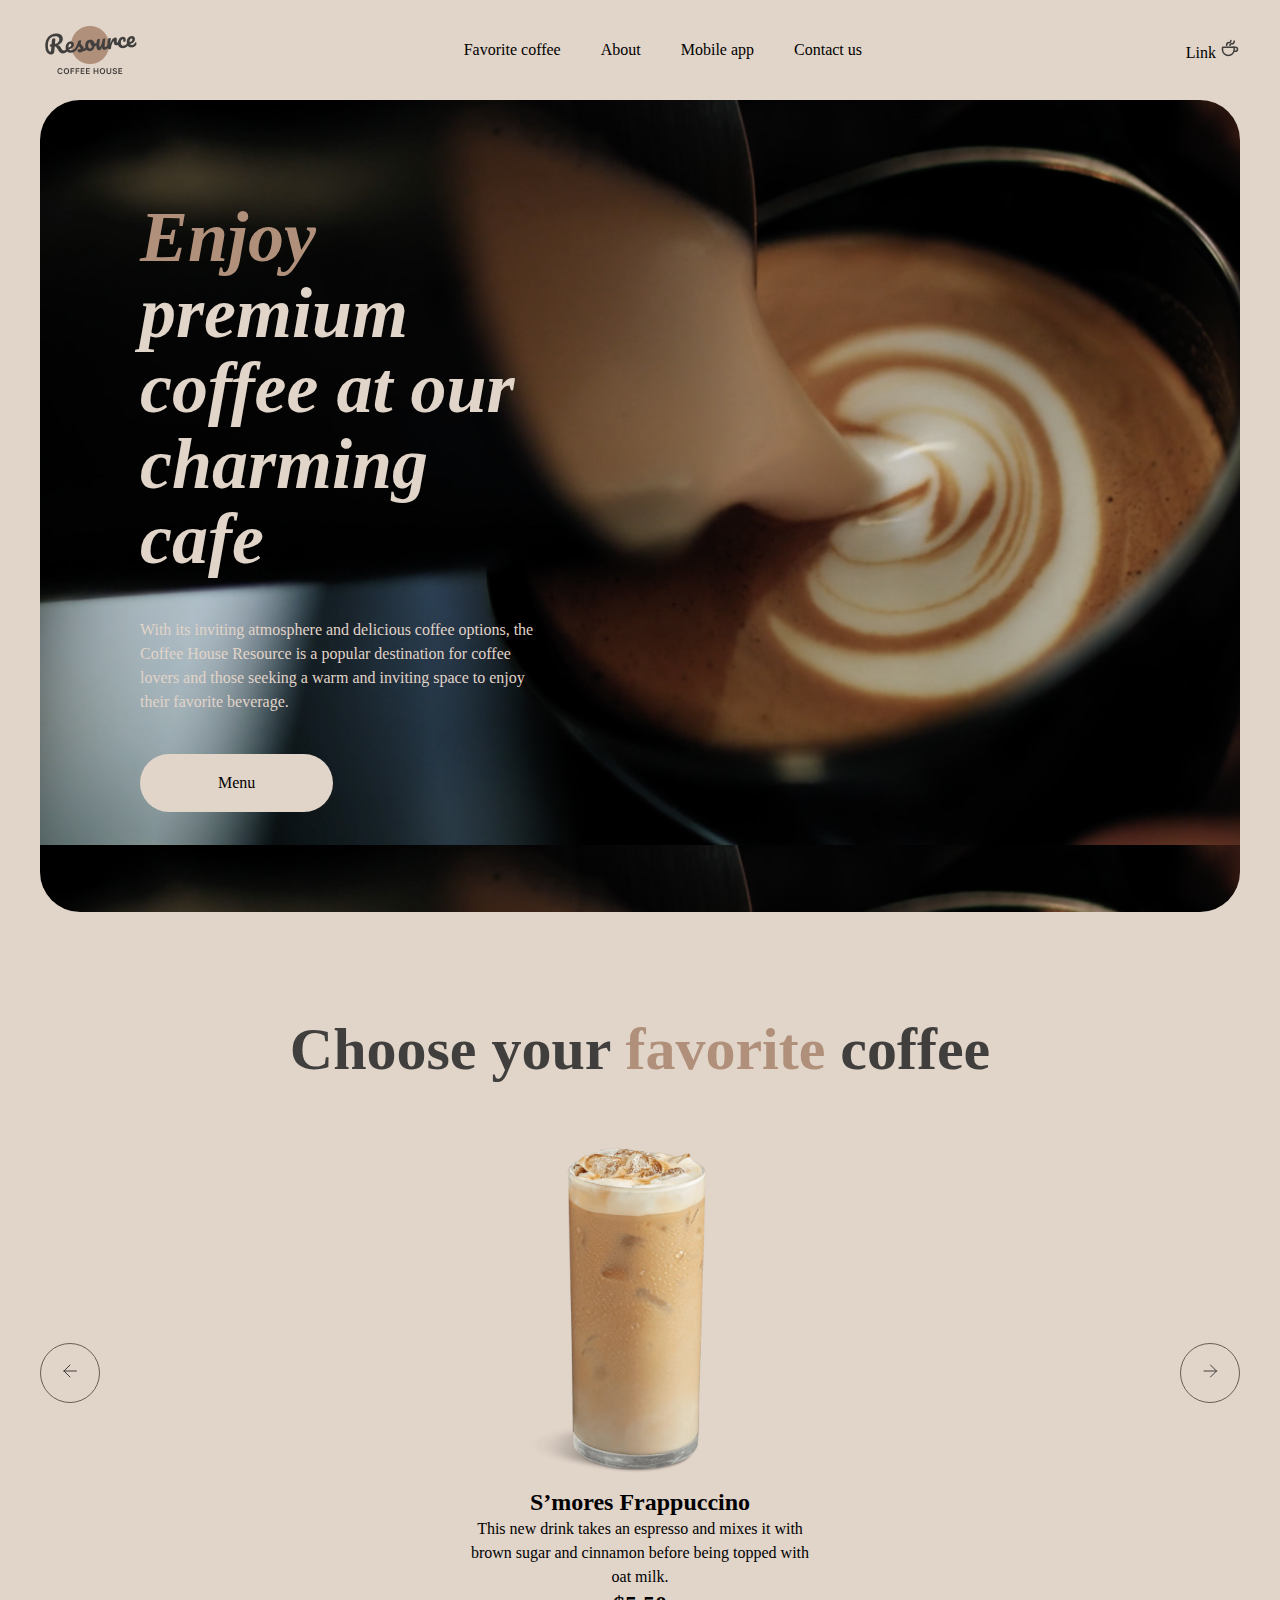
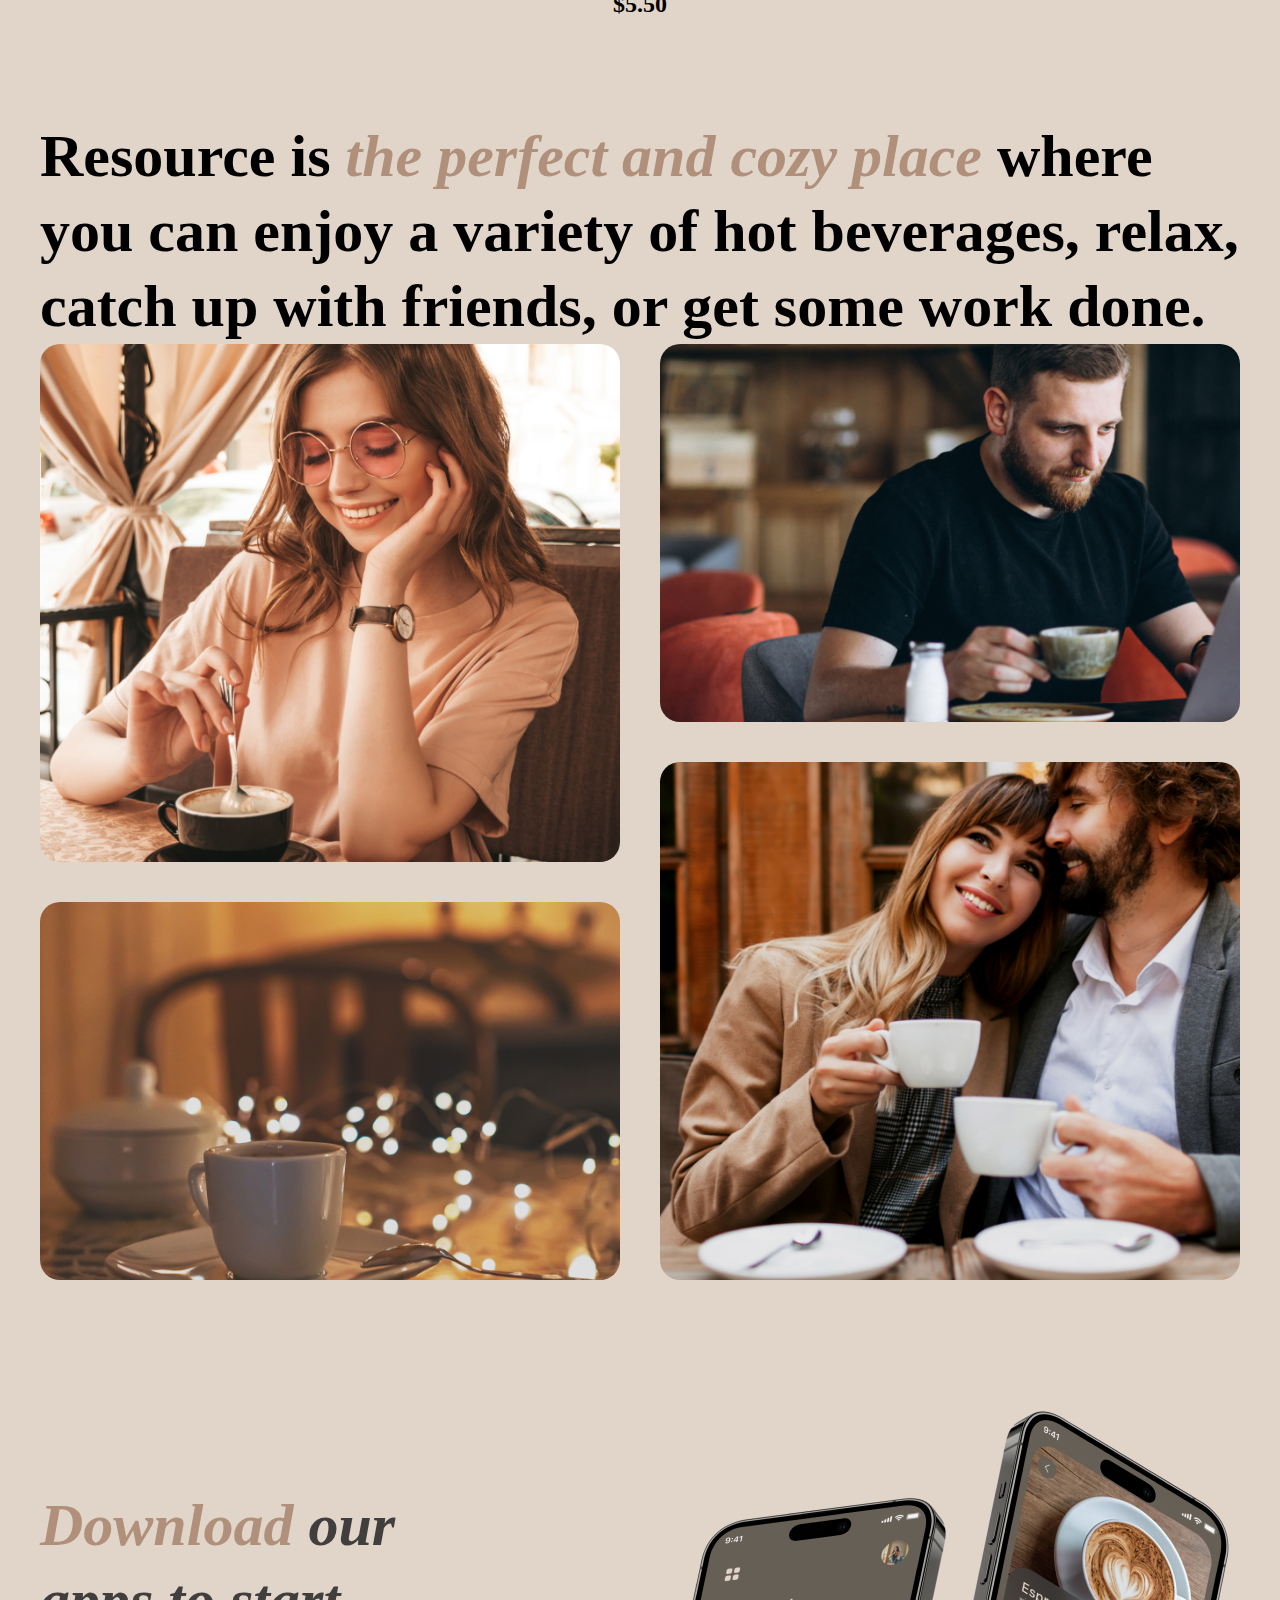
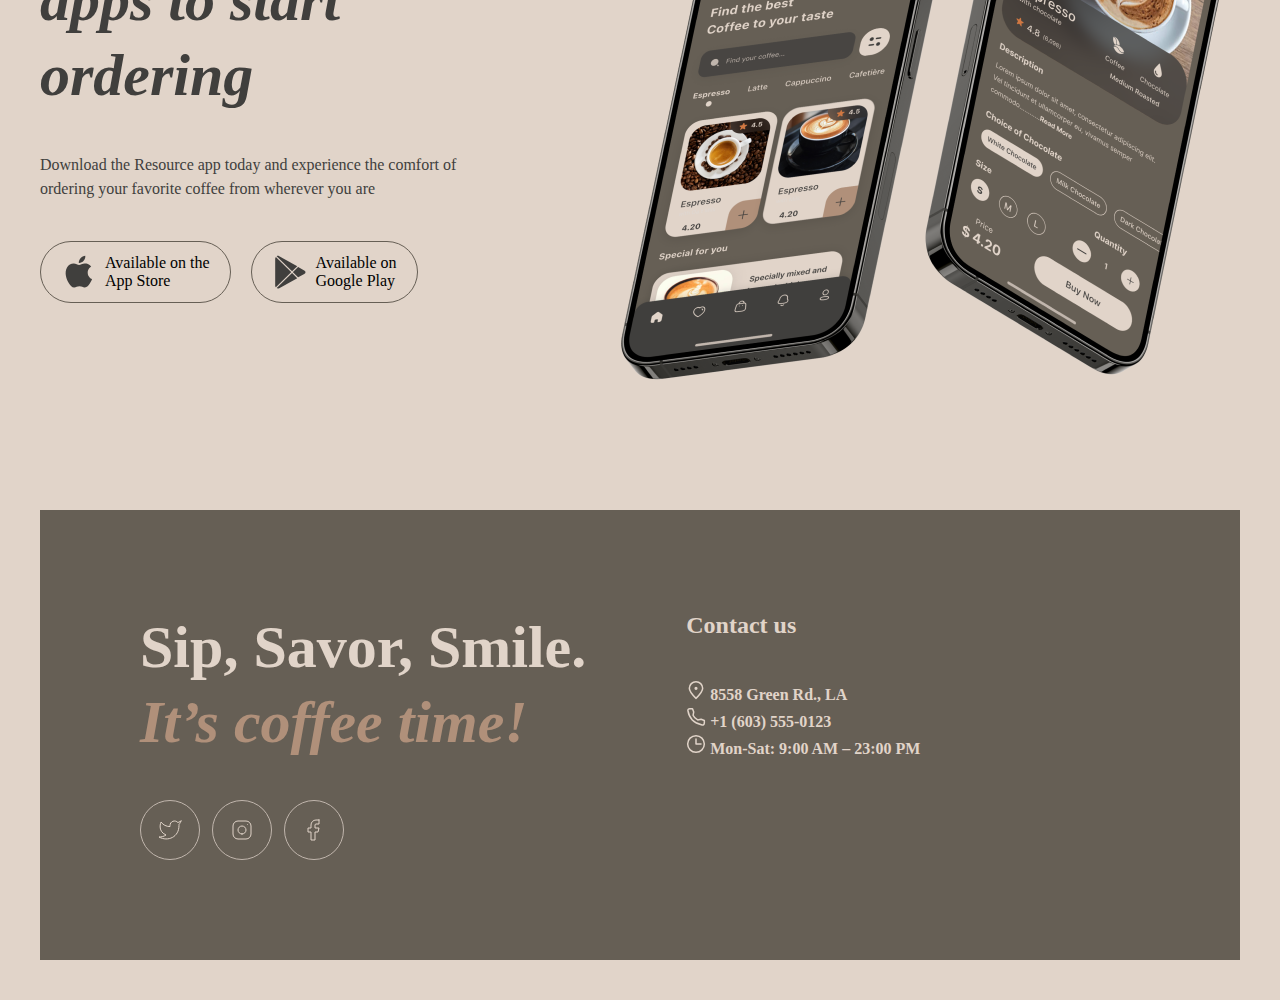
<file: index.html>
<!DOCTYPE html>
<html lang="en">
<head>
    <meta charset="UTF-8">
    <meta name="viewport" content="width=device-width, initial-scale=1.0">
    <title>CoffeeHouse</title>
    <link rel="stylesheet" href="./src/style/style.css">
    <link rel="stylesheet" href="./src/style/reset.css">
    <link rel="stylesheet" href="./src/style/section1.css">
    <link rel="stylesheet" href="./src/style/section2.css">
    <link rel="stylesheet" href="./src/style/ssection3.css">
    <link rel="stylesheet" href="./src/style/section4.css">
    <link rel="stylesheet" href="./src/style/section5.css">
</head>
<body>
    <header class="header">
        <img class="header__logo" src="./src/image/logo.png">
        <nav class="header__navigation">
            <ul class="header__menu">
                <li class="header__menu-item">
                   <a href="#FavoriteCoffee">Favorite coffee</a>
                </li>
                <li class="header__menu-item">
                    <a href="#About">About</a>
                </li>
                <li class="header__menu-item">
                    <a href="#MobileApp">Mobile app</a>
                </li>
                <li class="header__menu-item">
                    <a href="ContactUs">Contact us</a>
                </li>
            </ul>
        </nav>
        <a href="" class="">Link 
            <svg xmlns="http://www.w3.org/2000/svg" width="20" height="20" viewBox="0 0 20 20" fill="none">
                <path d="M14.167 9.76667V11.6667C14.167 14.8883 11.5553 17.5 8.33366 17.5C5.112 17.5 2.50033 14.8883 2.50033 11.6667V9.76667C2.50033 9.4353 2.76896 9.16667 3.10033 9.16667H13.567C13.8984 9.16667 14.167 9.4353 14.167 9.76667Z" stroke="#403F3D" stroke-width="1.5" stroke-linecap="round" stroke-linejoin="round"/>
                <path d="M10.0003 7.50008C10.0003 6.66675 10.5956 5.83341 11.786 5.83341V5.83341C13.101 5.83341 14.167 4.76743 14.167 3.45246V2.91675" stroke="#403F3D" stroke-width="1.5" stroke-linecap="round" stroke-linejoin="round"/>
                <path d="M6.66634 7.5V7.08333C6.66634 5.70262 7.78563 4.58333 9.16634 4.58333V4.58333C10.0868 4.58333 10.833 3.83714 10.833 2.91667V2.5" stroke="#403F3D" stroke-width="1.5" stroke-linecap="round" stroke-linejoin="round"/>
                <path d="M13.333 9.16675H15.4163C16.5669 9.16675 17.4997 10.0995 17.4997 11.2501C17.4997 12.4007 16.5669 13.3334 15.4163 13.3334H14.1663" stroke="#403F3D" stroke-width="1.5" stroke-linecap="round" stroke-linejoin="round"/>
            </svg>
        </a>
    </header>
    <main class="main">
        <section class="hero wrapper">
            <div class="hero__block">
                <h1 class="hero__title"><span class="hero__span">Enjoy</span> premium coffee at our charming cafe</h1>
                <p class="hero__text">With its inviting atmosphere and delicious coffee options, the 
                    Coffee House Resource is a popular destination for coffee lovers and those seeking a warm and 
                    inviting space to enjoy their favorite beverage.</p>
                <button class="hero__buttom">Menu</button>
            </div>
        </section>
        <section class="FavoritaCoffee" id="FavoriteCoffee">
            <h2 class="FavoritaCoffee__title">Choose your <span class="FavoritaCoffee__span">favorite</span> coffee</h2>
            <div class="slider">
                <button class="slider__button-left">
                    <svg xmlns="http://www.w3.org/2000/svg" width="24" height="24" viewBox="0 0 24 24" fill="none">
                        <path d="M18.5 12H6M6 12L12 6M6 12L12 18" stroke="#403F3D" stroke-linecap="round" stroke-linejoin="round"/>
                        </svg>
                </button>
                <div class="slider__block">
                    <div class="slider__row">
                        <div class="slider__content">
                            <img src="./src/image/coffee-slider-1.png">
                            <div class="slider__description">
                                <p class="slider__description-name">S’mores Frappuccino</p>
                                <p class="slider__description-contet">This new drink takes an espresso and mixes it with brown sugar and cinnamon before being topped with oat milk.</p>
                                <p class="slider__description-price">$5.50</p>
                            </div>
                        </div>
                        <div class="slider__block carMacchi">
                            <img src="./src/image/coffee-slider-2.png">
                            <div class="slider__description">
                                <p class="slider__description-name">Caramel Macchiato</p>
                                <p class="slider__description-contet">Fragrant and unique classic espresso with rich caramel-peanut syrup, with cream under whipped thick foam.</p>
                                <p class="slider__description-price">$5.00</p>
                            </div>
                        </div>
                        <div class="slider__block iceCofee">
                            <img src="./src/image/coffee-slider-3.png">
                            <div class="slider__description">
                                <p class="slider__description-name">Ice coffee</p>
                                <p class="slider__description-contet">A popular summer drink that tones and invigorates. Prepared from coffee, milk and ice.</p>
                                <p class="slider__description-price">$4.50</p>
                            </div>
                        </div>
                    </div>
                </div>
                <button class="slider__button-right">
                    <svg xmlns="http://www.w3.org/2000/svg" width="24" height="24" viewBox="0 0 24 24" fill="none">
                        <path d="M6 12H18.5M18.5 12L12.5 6M18.5 12L12.5 18" stroke="#403F3D" stroke-linecap="round" stroke-linejoin="round"/>
                    </svg>
                        
                </button>
            </div>
        </section>
        <section class="about wrapper" id="About">
            <h2 class="about__title"> Resource is <span class='about__span'>the perfect and cozy place</span> where you can enjoy a variety of hot beverages, relax, catch up with friends, or get some work done.</h2>
            <div class="about__box grid__about">
                <img src="./src/image/box.png" class="about-4" alt="">
                <img src="./src/image/about-3.png" class="about-3" alt="">
                <img src="./src/image/about-2.png" class="about-2"  alt="">
                <img src="./src/image/about-1.png" class="about-1" alt="">
            </div>
        </section>
        <section class="mobilleApp wrapper" id="MobileApp">
            <div class="mobilleApp__block">
                <h2 class="mobilleApp__title"><span class="mobilleApp__titleSpan">Download</span> our apps to start ordering</h2>
                <p class="mobilleApp__text">Download the Resource app today and experience the comfort of ordering your favorite coffee from wherever you are</p>
                <div class="mobilleApp__button">
                    <button class="button_app_store">
                        <svg xmlns="http://www.w3.org/2000/svg" width="36" height="36" viewBox="0 0 36 36" fill="none">
                            <path d="M26.7073 18.6307C26.6704 14.6324 30.065 12.6872 30.2203 12.5966C28.2977 9.86366 25.3178 9.49026 24.2707 9.46048C21.7679 9.20369 19.3403 10.9206 18.0654 10.9206C16.765 10.9206 14.8017 9.48529 12.6858 9.52747C9.96293 9.56841 7.41566 11.1055 6.0186 13.4923C3.13542 18.359 5.28572 25.5108 8.04802 29.4446C9.42981 31.3712 11.0444 33.5223 13.1578 33.4466C15.2254 33.3635 15.9978 32.1614 18.4929 32.1614C20.9651 32.1614 21.6903 33.4466 23.8457 33.3983C26.0647 33.3635 27.4618 31.463 28.7952 29.519C30.392 27.3108 31.0333 25.1362 31.0588 25.0245C31.0066 25.0071 26.7493 23.4229 26.7073 18.6307Z" fill="#403F3D"/>
                            <path d="M22.6357 6.87268C23.7477 5.51675 24.5086 3.67205 24.2974 1.80005C22.6879 1.86952 20.675 2.88554 19.5159 4.21169C18.4903 5.38029 17.5742 7.29571 17.8109 9.097C19.6189 9.2285 21.4753 8.20752 22.6357 6.87268Z" fill="#403F3D"/>
                        </svg>
                        <a class="button_app_store__block" href="https://www.apple.com/app-store/">
                            <p>Available on the</p>
                            <p>App Store</p>
                        </a>
                    </button>
                    <button class="button_google_play">
                        <svg xmlns="http://www.w3.org/2000/svg" width="36" height="36" viewBox="0 0 36 36" fill="none">
                            <path d="M3.7558 3.20297C3.39335 3.57289 3.18359 4.14884 3.18359 4.89471V31.4994C3.18359 32.2453 3.39335 32.8212 3.7558 33.1911L3.84525 33.2723L19.1359 18.37V18.0181L3.84525 3.11575L3.7558 3.20297Z" fill="#403F3D"/>
                            <path d="M26.0776 23.34L20.9863 18.37V18.0181L26.0837 13.0482L26.1979 13.1128L32.2345 16.4617C33.9573 17.4121 33.9573 18.976 32.2345 19.9324L26.1979 23.2753L26.0776 23.34Z" fill="#403F3D"/>
                            <path d="M25.2733 24.2007L20.0617 19.1195L4.68164 34.1166C5.25384 34.7031 6.18695 34.7737 7.24807 34.1873L25.2733 24.2007Z" fill="#403F3D"/>
                            <path d="M25.2733 12.1876L7.24807 2.20103C6.18695 1.62058 5.25384 1.69125 4.68164 2.27772L20.0617 17.2688L25.2733 12.1876Z" fill="#403F3D"/>
                            </svg>
                        <a class="button_google_play__block" href="https://play.google.com/store/games?hl=ru&gl=US&pli=1">
                            <p>Available on</p>
                            <p>Google Play</p>
                        </a>
                    </button>
                </div>
            </div>
            <img src="./src/image/mobile-screens.png" alt="">

        </section>
    </main>
    <footer>
        <section class="contactsBlock wrapper" id="ContactUs">
            <div  class="contacts__offer">
                <h2 class="contacts__title">Sip, Savor, Smile. <br><span class="contacts__titleSpan">It’s coffee time!</span></h2>
                <div class="contacts__socials">
                    <a class="button-icon-light" href="https://twitter.com/i/flow/login?input_flow_data=%7B%22requested_variant%22%3A%22eyJsYW5nIjoicnUifQ%3D%3D%22%7D">
                        <svg xmlns="http://www.w3.org/2000/svg" width="24" height="24" viewBox="0 0 24 24" fill="none">
                        <path d="M23 3.01006C23 3.01006 20.9821 4.20217 19.86 4.54006C19.2577 3.84757 18.4573 3.35675 17.567 3.13398C16.6767 2.91122 15.7395 2.96725 14.8821 3.29451C14.0247 3.62177 13.2884 4.20446 12.773 4.96377C12.2575 5.72309 11.9877 6.62239 12 7.54006V8.54006C10.2426 8.58562 8.50127 8.19587 6.93101 7.4055C5.36074 6.61513 4.01032 5.44869 3 4.01006C3 4.01006 -1 13.0101 8 17.0101C5.94053 18.408 3.48716 19.109 1 19.0101C10 24.0101 21 19.0101 21 7.51006C20.9991 7.23151 20.9723 6.95365 20.92 6.68006C21.9406 5.67355 23 3.01006 23 3.01006Z" stroke="#E1D4C9" stroke-linecap="round" stroke-linejoin="round"/>
                        </svg>
                    </a>
                    <a class="button-icon-light" href="https://www.instagram.com/">
                        <svg xmlns="http://www.w3.org/2000/svg" width="24" height="24" viewBox="0 0 24 24" fill="none">
                            <path d="M12 16C14.2091 16 16 14.2091 16 12C16 9.79086 14.2091 8 12 8C9.79086 8 8 9.79086 8 12C8 14.2091 9.79086 16 12 16Z" stroke="#E1D4C9" stroke-linecap="round" stroke-linejoin="round"/>
                            <path d="M3 16V8C3 5.23858 5.23858 3 8 3H16C18.7614 3 21 5.23858 21 8V16C21 18.7614 18.7614 21 16 21H8C5.23858 21 3 18.7614 3 16Z" stroke="#E1D4C9"/>
                            <path d="M17.5 6.51L17.51 6.49889" stroke="#E1D4C9" stroke-linecap="round" stroke-linejoin="round"/>
                        </svg>
                    </a>
                    <a class="button-icon-light" href="https://ru-ru.facebook.com/ ">
                        <svg xmlns="http://www.w3.org/2000/svg" width="24" height="24" viewBox="0 0 24 24" fill="none">
                            <path d="M17 2H14C12.6739 2 11.4021 2.52678 10.4645 3.46447C9.52678 4.40215 9 5.67392 9 7V10H6V14H9V22H13V14H16L17 10H13V7C13 6.73478 13.1054 6.48043 13.2929 6.29289C13.4804 6.10536 13.7348 6 14 6H17V2Z" stroke="#E1D4C9" stroke-linecap="round" stroke-linejoin="round"/>
                        </svg>
                    </a>
                </div>
            </div>
            <div class="contacts-info ">
                <p >Contact us</p>
                <div class="contacts">
                    <ul>
                        <li class="contacts__items">
                            <a href="#">
                                <svg xmlns="http://www.w3.org/2000/svg" width="20" height="20" viewBox="0 0 20 20" fill="none">
                                    <path d="M16.6663 8.33329C16.6663 12.0152 9.99967 18.3333 9.99967 18.3333C9.99967 18.3333 3.33301 12.0152 3.33301 8.33329C3.33301 4.65139 6.31778 1.66663 9.99967 1.66663C13.6816 1.66663 16.6663 4.65139 16.6663 8.33329Z" stroke="#E1D4C9" stroke-width="1.5"/>
                                    <path d="M10.0003 9.16667C10.4606 9.16667 10.8337 8.79357 10.8337 8.33333C10.8337 7.8731 10.4606 7.5 10.0003 7.5C9.54009 7.5 9.16699 7.8731 9.16699 8.33333C9.16699 8.79357 9.54009 9.16667 10.0003 9.16667Z" fill="#E1D4C9" stroke="#E1D4C9" stroke-width="1.5" stroke-linecap="round" stroke-linejoin="round"/>
                                </svg>
                                8558 Green Rd.,  LA</a>
                        </li>
                        <li class="contacts__items">
                            <a href="tel:+16035550123">
                                <svg xmlns="http://www.w3.org/2000/svg" width="20" height="20" viewBox="0 0 20 20" fill="none">
                                    <path d="M15.0984 12.2516L11.6665 12.9166C9.34845 11.7531 7.91654 10.4166 7.08321 8.33329L7.72483 4.89154L6.51197 1.66663L3.72946 1.66663C2.60191 1.66663 1.71466 2.59958 1.90108 3.71161C2.29888 6.08454 3.37231 10.0391 6.24987 12.9166C9.27338 15.9401 13.5661 17.3318 16.1378 17.9288C17.299 18.1983 18.3332 17.2908 18.3332 16.0988L18.3332 13.4843L15.0984 12.2516Z" stroke="#E1D4C9" stroke-width="1.5" stroke-linecap="round" stroke-linejoin="round"/>
                                </svg>
                                +1 (603) 555-0123</a>
                        </li>
                        <li class="contacts__items">
                            <svg xmlns="http://www.w3.org/2000/svg" width="20" height="20" viewBox="0 0 20 20" fill="none">
                                <g clip-path="url(#clip0_217_1736)">
                                <path d="M10 5L10 10L15 10" stroke="#E1D4C9" stroke-width="1.5" stroke-linecap="round" stroke-linejoin="round"/>
                                <path d="M10.0003 18.3333C14.6027 18.3333 18.3337 14.6023 18.3337 9.99996C18.3337 5.39759 14.6027 1.66663 10.0003 1.66663C5.39795 1.66663 1.66699 5.39759 1.66699 9.99996C1.66699 14.6023 5.39795 18.3333 10.0003 18.3333Z" stroke="#E1D4C9" stroke-width="1.5" stroke-linecap="round" stroke-linejoin="round"/>
                                </g>
                                <defs>
                                <clipPath id="clip0_217_1736">
                                <rect width="20" height="20" fill="white"/>
                                </clipPath>
                                </defs>
                            </svg>
                            Mon-Sat: 9:00 AM – 23:00 PM
                        </li>
                    </ul>
                </div>
            </div>
            
        </section>
    </footer>

</body>
</html>
</file>
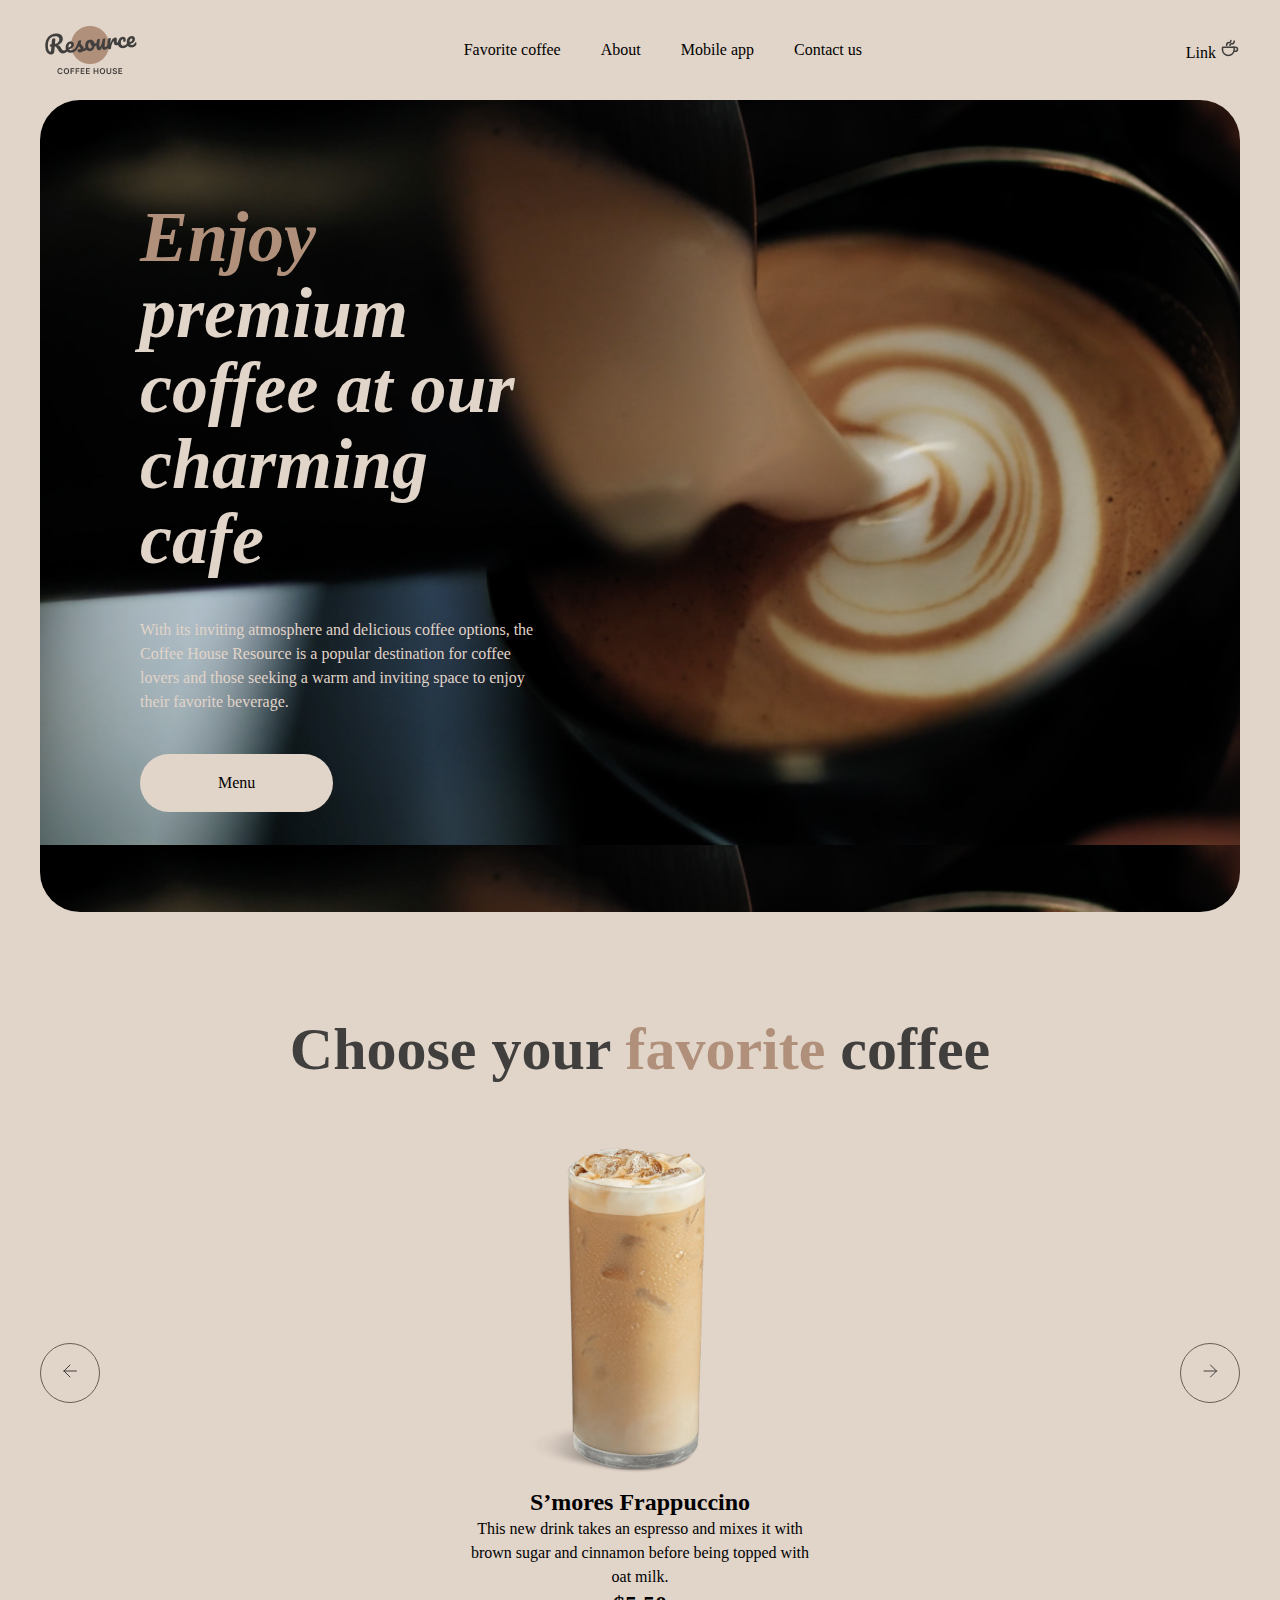
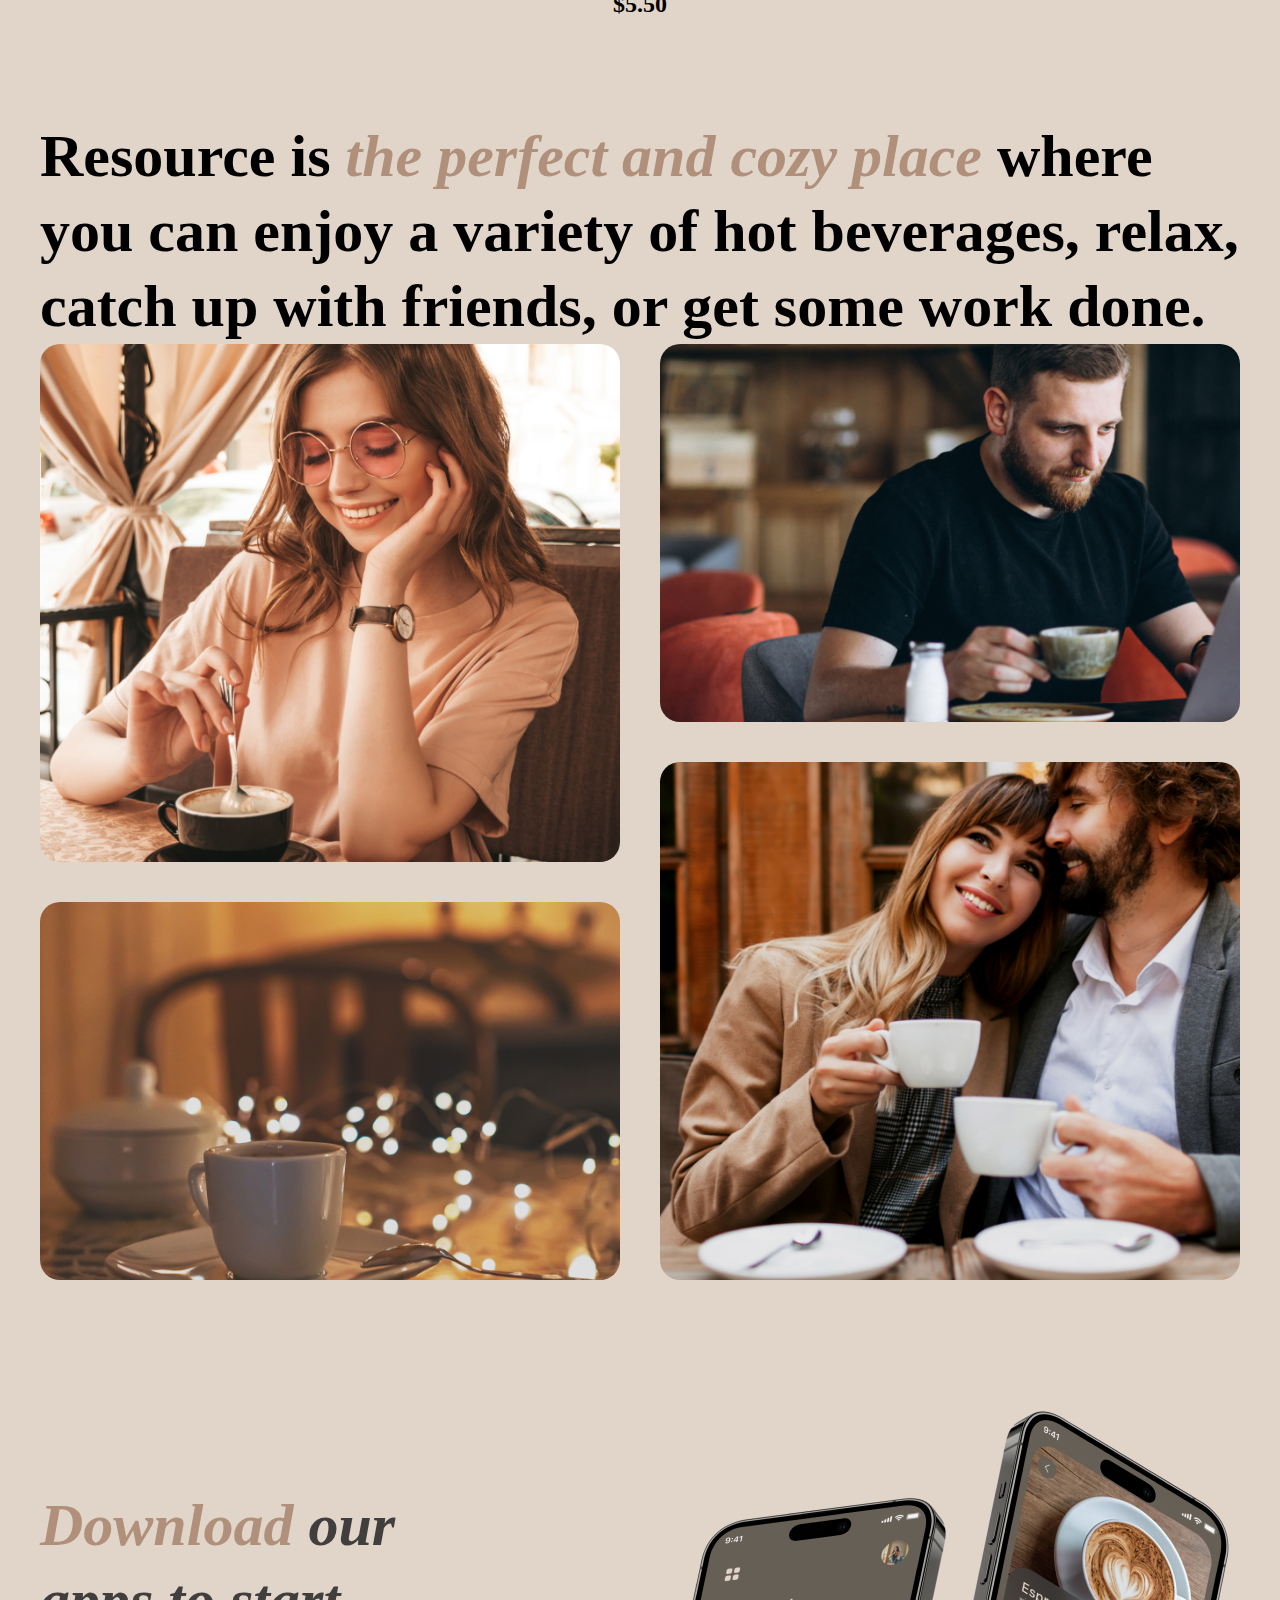
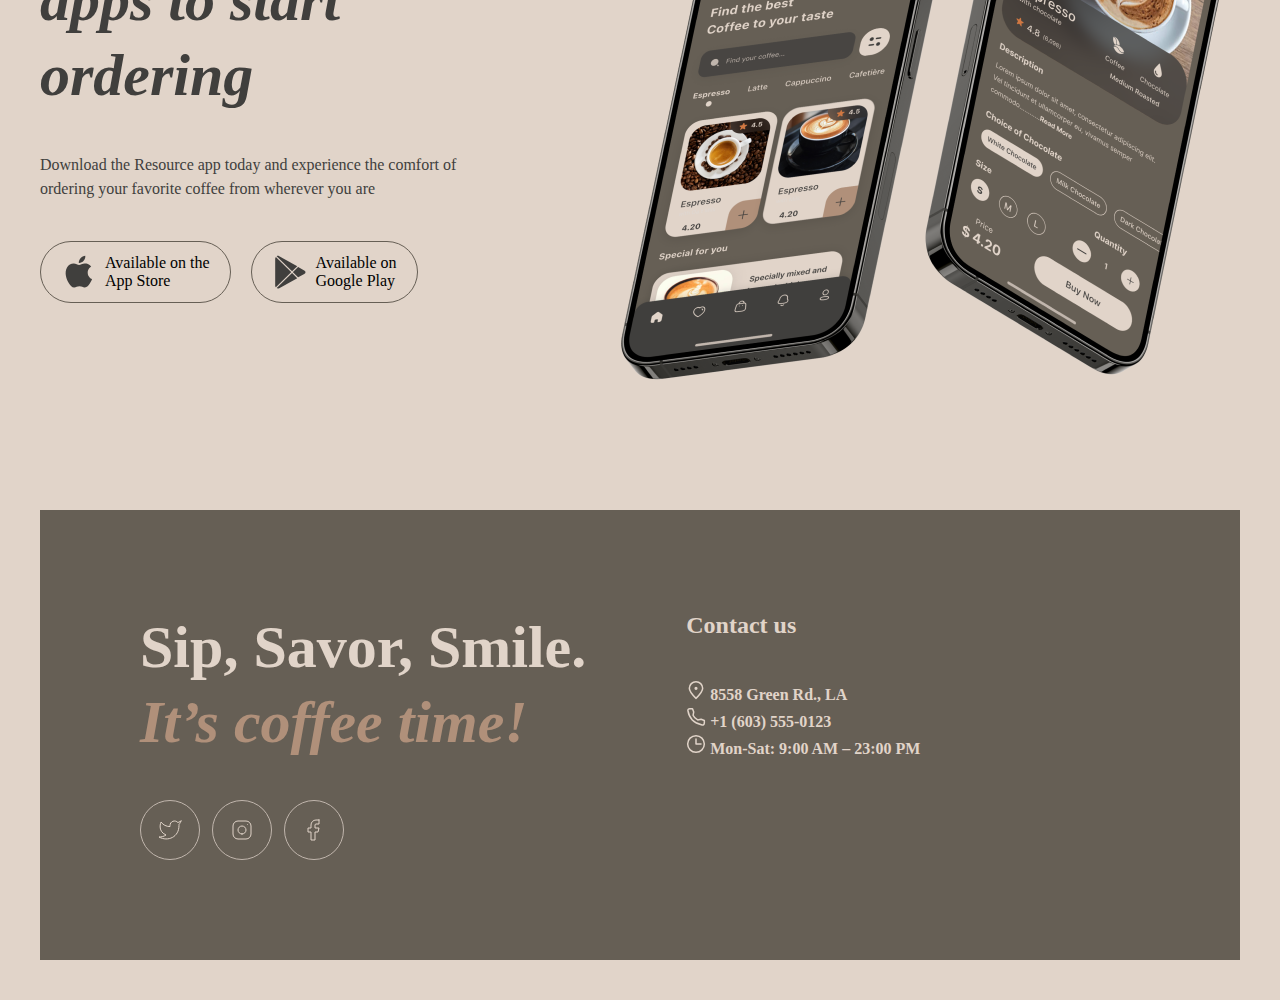
<file: src/index.html>
<!DOCTYPE html>
<html lang="en">
<head>
    <meta charset="UTF-8">
    <meta name="viewport" content="width=device-width, initial-scale=1.0">
    <title>CoffeeHouse</title>
    <link rel="stylesheet" href="./style/style.css">
    <link rel="stylesheet" href="./style/reset.css">
    <link rel="stylesheet" href="./style/section1.css">
    <link rel="stylesheet" href="./style/section2.css">
    <link rel="stylesheet" href="./style/ssection3.css">
    <link rel="stylesheet" href="./style/section4.css">
    <link rel="stylesheet" href="./style/section5.css">
</head>
<body>
    <header class="header">
        <img class="header__logo" src="./image/logo.png">
        <nav class="header__navigation">
            <ul class="header__menu">
                <li class="header__menu-item">
                   <a href="#FavoriteCoffee">Favorite coffee</a>
                </li>
                <li class="header__menu-item">
                    <a href="#About">About</a>
                </li>
                <li class="header__menu-item">
                    <a href="#MobileApp">Mobile app</a>
                </li>
                <li class="header__menu-item">
                    <a href="ContactUs">Contact us</a>
                </li>
            </ul>
        </nav>
        <a href="" class="">Link 
            <svg xmlns="http://www.w3.org/2000/svg" width="20" height="20" viewBox="0 0 20 20" fill="none">
                <path d="M14.167 9.76667V11.6667C14.167 14.8883 11.5553 17.5 8.33366 17.5C5.112 17.5 2.50033 14.8883 2.50033 11.6667V9.76667C2.50033 9.4353 2.76896 9.16667 3.10033 9.16667H13.567C13.8984 9.16667 14.167 9.4353 14.167 9.76667Z" stroke="#403F3D" stroke-width="1.5" stroke-linecap="round" stroke-linejoin="round"/>
                <path d="M10.0003 7.50008C10.0003 6.66675 10.5956 5.83341 11.786 5.83341V5.83341C13.101 5.83341 14.167 4.76743 14.167 3.45246V2.91675" stroke="#403F3D" stroke-width="1.5" stroke-linecap="round" stroke-linejoin="round"/>
                <path d="M6.66634 7.5V7.08333C6.66634 5.70262 7.78563 4.58333 9.16634 4.58333V4.58333C10.0868 4.58333 10.833 3.83714 10.833 2.91667V2.5" stroke="#403F3D" stroke-width="1.5" stroke-linecap="round" stroke-linejoin="round"/>
                <path d="M13.333 9.16675H15.4163C16.5669 9.16675 17.4997 10.0995 17.4997 11.2501C17.4997 12.4007 16.5669 13.3334 15.4163 13.3334H14.1663" stroke="#403F3D" stroke-width="1.5" stroke-linecap="round" stroke-linejoin="round"/>
            </svg>
        </a>
    </header>
    <main class="main">
        <section class="hero wrapper">
            <div class="hero__block">
                <h1 class="hero__title"><span class="hero__span">Enjoy</span> premium coffee at our charming cafe</h1>
                <p class="hero__text">With its inviting atmosphere and delicious coffee options, the 
                    Coffee House Resource is a popular destination for coffee lovers and those seeking a warm and 
                    inviting space to enjoy their favorite beverage.</p>
                <button class="hero__buttom">Menu</button>
            </div>
        </section>
        <section class="FavoritaCoffee" id="FavoriteCoffee">
            <h2 class="FavoritaCoffee__title">Choose your <span class="FavoritaCoffee__span">favorite</span> coffee</h2>
            <div class="slider">
                <button class="slider__button-left">
                    <svg xmlns="http://www.w3.org/2000/svg" width="24" height="24" viewBox="0 0 24 24" fill="none">
                        <path d="M18.5 12H6M6 12L12 6M6 12L12 18" stroke="#403F3D" stroke-linecap="round" stroke-linejoin="round"/>
                        </svg>
                </button>
                <div class="slider__block">
                    <div class="slider__row">
                        <div class="slider__content">
                            <img src="./image/coffee-slider-1.png">
                            <div class="slider__description">
                                <p class="slider__description-name">S’mores Frappuccino</p>
                                <p class="slider__description-contet">This new drink takes an espresso and mixes it with brown sugar and cinnamon before being topped with oat milk.</p>
                                <p class="slider__description-price">$5.50</p>
                            </div>
                        </div>
                        <div class="slider__block carMacchi">
                            <img src="./image/coffee-slider-2.png">
                            <div class="slider__description">
                                <p class="slider__description-name">Caramel Macchiato</p>
                                <p class="slider__description-contet">Fragrant and unique classic espresso with rich caramel-peanut syrup, with cream under whipped thick foam.</p>
                                <p class="slider__description-price">$5.00</p>
                            </div>
                        </div>
                        <div class="slider__block iceCofee">
                            <img src="./image/coffee-slider-3.png">
                            <div class="slider__description">
                                <p class="slider__description-name">Ice coffee</p>
                                <p class="slider__description-contet">A popular summer drink that tones and invigorates. Prepared from coffee, milk and ice.</p>
                                <p class="slider__description-price">$4.50</p>
                            </div>
                        </div>
                    </div>
                </div>
                <button class="slider__button-right">
                    <svg xmlns="http://www.w3.org/2000/svg" width="24" height="24" viewBox="0 0 24 24" fill="none">
                        <path d="M6 12H18.5M18.5 12L12.5 6M18.5 12L12.5 18" stroke="#403F3D" stroke-linecap="round" stroke-linejoin="round"/>
                    </svg>
                        
                </button>
            </div>
        </section>
        <section class="about wrapper" id="About">
            <h2 class="about__title"> Resource is <span class='about__span'>the perfect and cozy place</span> where you can enjoy a variety of hot beverages, relax, catch up with friends, or get some work done.</h2>
            <div class="about__box grid__about">
                <img src="./image/box.png" class="about-4" alt="">
                <img src="./image/about-3.png" class="about-3" alt="">
                <img src="./image/about-2.png" class="about-2"  alt="">
                <img src="./image/about-1.png" class="about-1" alt="">
            </div>
        </section>
        <section class="mobilleApp wrapper" id="MobileApp">
            <div class="mobilleApp__block">
                <h2 class="mobilleApp__title"><span class="mobilleApp__titleSpan">Download</span> our apps to start ordering</h2>
                <p class="mobilleApp__text">Download the Resource app today and experience the comfort of ordering your favorite coffee from wherever you are</p>
                <div class="mobilleApp__button">
                    <button class="button_app_store">
                        <svg xmlns="http://www.w3.org/2000/svg" width="36" height="36" viewBox="0 0 36 36" fill="none">
                            <path d="M26.7073 18.6307C26.6704 14.6324 30.065 12.6872 30.2203 12.5966C28.2977 9.86366 25.3178 9.49026 24.2707 9.46048C21.7679 9.20369 19.3403 10.9206 18.0654 10.9206C16.765 10.9206 14.8017 9.48529 12.6858 9.52747C9.96293 9.56841 7.41566 11.1055 6.0186 13.4923C3.13542 18.359 5.28572 25.5108 8.04802 29.4446C9.42981 31.3712 11.0444 33.5223 13.1578 33.4466C15.2254 33.3635 15.9978 32.1614 18.4929 32.1614C20.9651 32.1614 21.6903 33.4466 23.8457 33.3983C26.0647 33.3635 27.4618 31.463 28.7952 29.519C30.392 27.3108 31.0333 25.1362 31.0588 25.0245C31.0066 25.0071 26.7493 23.4229 26.7073 18.6307Z" fill="#403F3D"/>
                            <path d="M22.6357 6.87268C23.7477 5.51675 24.5086 3.67205 24.2974 1.80005C22.6879 1.86952 20.675 2.88554 19.5159 4.21169C18.4903 5.38029 17.5742 7.29571 17.8109 9.097C19.6189 9.2285 21.4753 8.20752 22.6357 6.87268Z" fill="#403F3D"/>
                        </svg>
                        <a class="button_app_store__block" href="https://www.apple.com/app-store/">
                            <p>Available on the</p>
                            <p>App Store</p>
                        </a>
                    </button>
                    <button class="button_google_play">
                        <svg xmlns="http://www.w3.org/2000/svg" width="36" height="36" viewBox="0 0 36 36" fill="none">
                            <path d="M3.7558 3.20297C3.39335 3.57289 3.18359 4.14884 3.18359 4.89471V31.4994C3.18359 32.2453 3.39335 32.8212 3.7558 33.1911L3.84525 33.2723L19.1359 18.37V18.0181L3.84525 3.11575L3.7558 3.20297Z" fill="#403F3D"/>
                            <path d="M26.0776 23.34L20.9863 18.37V18.0181L26.0837 13.0482L26.1979 13.1128L32.2345 16.4617C33.9573 17.4121 33.9573 18.976 32.2345 19.9324L26.1979 23.2753L26.0776 23.34Z" fill="#403F3D"/>
                            <path d="M25.2733 24.2007L20.0617 19.1195L4.68164 34.1166C5.25384 34.7031 6.18695 34.7737 7.24807 34.1873L25.2733 24.2007Z" fill="#403F3D"/>
                            <path d="M25.2733 12.1876L7.24807 2.20103C6.18695 1.62058 5.25384 1.69125 4.68164 2.27772L20.0617 17.2688L25.2733 12.1876Z" fill="#403F3D"/>
                            </svg>
                        <a class="button_google_play__block" href="https://play.google.com/store/games?hl=ru&gl=US&pli=1">
                            <p>Available on</p>
                            <p>Google Play</p>
                        </a>
                    </button>
                </div>
            </div>
            <img src="./image/mobile-screens.png" alt="">

        </section>
    </main>
    <footer>
        <section class="contactsBlock wrapper" id="ContactUs">
            <div  class="contacts__offer">
                <h2 class="contacts__title">Sip, Savor, Smile. <br><span class="contacts__titleSpan">It’s coffee time!</span></h2>
                <div class="contacts__socials">
                    <a class="button-icon-light" href="https://twitter.com/i/flow/login?input_flow_data=%7B%22requested_variant%22%3A%22eyJsYW5nIjoicnUifQ%3D%3D%22%7D">
                        <svg xmlns="http://www.w3.org/2000/svg" width="24" height="24" viewBox="0 0 24 24" fill="none">
                        <path d="M23 3.01006C23 3.01006 20.9821 4.20217 19.86 4.54006C19.2577 3.84757 18.4573 3.35675 17.567 3.13398C16.6767 2.91122 15.7395 2.96725 14.8821 3.29451C14.0247 3.62177 13.2884 4.20446 12.773 4.96377C12.2575 5.72309 11.9877 6.62239 12 7.54006V8.54006C10.2426 8.58562 8.50127 8.19587 6.93101 7.4055C5.36074 6.61513 4.01032 5.44869 3 4.01006C3 4.01006 -1 13.0101 8 17.0101C5.94053 18.408 3.48716 19.109 1 19.0101C10 24.0101 21 19.0101 21 7.51006C20.9991 7.23151 20.9723 6.95365 20.92 6.68006C21.9406 5.67355 23 3.01006 23 3.01006Z" stroke="#E1D4C9" stroke-linecap="round" stroke-linejoin="round"/>
                        </svg>
                    </a>
                    <a class="button-icon-light" href="https://www.instagram.com/">
                        <svg xmlns="http://www.w3.org/2000/svg" width="24" height="24" viewBox="0 0 24 24" fill="none">
                            <path d="M12 16C14.2091 16 16 14.2091 16 12C16 9.79086 14.2091 8 12 8C9.79086 8 8 9.79086 8 12C8 14.2091 9.79086 16 12 16Z" stroke="#E1D4C9" stroke-linecap="round" stroke-linejoin="round"/>
                            <path d="M3 16V8C3 5.23858 5.23858 3 8 3H16C18.7614 3 21 5.23858 21 8V16C21 18.7614 18.7614 21 16 21H8C5.23858 21 3 18.7614 3 16Z" stroke="#E1D4C9"/>
                            <path d="M17.5 6.51L17.51 6.49889" stroke="#E1D4C9" stroke-linecap="round" stroke-linejoin="round"/>
                        </svg>
                    </a>
                    <a class="button-icon-light" href="https://ru-ru.facebook.com/ ">
                        <svg xmlns="http://www.w3.org/2000/svg" width="24" height="24" viewBox="0 0 24 24" fill="none">
                            <path d="M17 2H14C12.6739 2 11.4021 2.52678 10.4645 3.46447C9.52678 4.40215 9 5.67392 9 7V10H6V14H9V22H13V14H16L17 10H13V7C13 6.73478 13.1054 6.48043 13.2929 6.29289C13.4804 6.10536 13.7348 6 14 6H17V2Z" stroke="#E1D4C9" stroke-linecap="round" stroke-linejoin="round"/>
                        </svg>
                    </a>
                </div>
            </div>
            <div class="contacts-info ">
                <p >Contact us</p>
                <div class="contacts">
                    <ul>
                        <li class="contacts__items">
                            <a href="#">
                                <svg xmlns="http://www.w3.org/2000/svg" width="20" height="20" viewBox="0 0 20 20" fill="none">
                                    <path d="M16.6663 8.33329C16.6663 12.0152 9.99967 18.3333 9.99967 18.3333C9.99967 18.3333 3.33301 12.0152 3.33301 8.33329C3.33301 4.65139 6.31778 1.66663 9.99967 1.66663C13.6816 1.66663 16.6663 4.65139 16.6663 8.33329Z" stroke="#E1D4C9" stroke-width="1.5"/>
                                    <path d="M10.0003 9.16667C10.4606 9.16667 10.8337 8.79357 10.8337 8.33333C10.8337 7.8731 10.4606 7.5 10.0003 7.5C9.54009 7.5 9.16699 7.8731 9.16699 8.33333C9.16699 8.79357 9.54009 9.16667 10.0003 9.16667Z" fill="#E1D4C9" stroke="#E1D4C9" stroke-width="1.5" stroke-linecap="round" stroke-linejoin="round"/>
                                </svg>
                                8558 Green Rd.,  LA</a>
                        </li>
                        <li class="contacts__items">
                            <a href="tel:+16035550123">
                                <svg xmlns="http://www.w3.org/2000/svg" width="20" height="20" viewBox="0 0 20 20" fill="none">
                                    <path d="M15.0984 12.2516L11.6665 12.9166C9.34845 11.7531 7.91654 10.4166 7.08321 8.33329L7.72483 4.89154L6.51197 1.66663L3.72946 1.66663C2.60191 1.66663 1.71466 2.59958 1.90108 3.71161C2.29888 6.08454 3.37231 10.0391 6.24987 12.9166C9.27338 15.9401 13.5661 17.3318 16.1378 17.9288C17.299 18.1983 18.3332 17.2908 18.3332 16.0988L18.3332 13.4843L15.0984 12.2516Z" stroke="#E1D4C9" stroke-width="1.5" stroke-linecap="round" stroke-linejoin="round"/>
                                </svg>
                                +1 (603) 555-0123</a>
                        </li>
                        <li class="contacts__items">
                            <svg xmlns="http://www.w3.org/2000/svg" width="20" height="20" viewBox="0 0 20 20" fill="none">
                                <g clip-path="url(#clip0_217_1736)">
                                <path d="M10 5L10 10L15 10" stroke="#E1D4C9" stroke-width="1.5" stroke-linecap="round" stroke-linejoin="round"/>
                                <path d="M10.0003 18.3333C14.6027 18.3333 18.3337 14.6023 18.3337 9.99996C18.3337 5.39759 14.6027 1.66663 10.0003 1.66663C5.39795 1.66663 1.66699 5.39759 1.66699 9.99996C1.66699 14.6023 5.39795 18.3333 10.0003 18.3333Z" stroke="#E1D4C9" stroke-width="1.5" stroke-linecap="round" stroke-linejoin="round"/>
                                </g>
                                <defs>
                                <clipPath id="clip0_217_1736">
                                <rect width="20" height="20" fill="white"/>
                                </clipPath>
                                </defs>
                            </svg>
                            Mon-Sat: 9:00 AM – 23:00 PM
                        </li>
                    </ul>
                </div>
            </div>
            
        </section>
    </footer>

</body>
</html>
</file>
<file: src/style/style.css>
*{
    max-width: 1440px;
    cursor: pointer;
    color: #000;
}
a:hover{
    
}
body{
    background-color: #E1D4C9;
}
.wrapper{
    margin-left: 40px;
    margin-right: 40px;
}


.header{
display: flex;
justify-content: space-between;
align-items: center;
margin: 20px 40px;
background-color: #E1D4C9;
}
.header__logo{


}
.header__navigation{

}
.header__menu{
    display: flex;
    align-items: center;
    gap: 40px;

}
.header__menu-item{

}
.header__menu-item:hover{
    text-decoration: underline;
}
</file>
<file: src/style/section1.css>
.hero{
background-image: url(../image/section1.jpg);
border-radius: 40px;
padding: 100px;
background-color: #E1D4C9;
}
.hero__block{
width: 40%;
display: flex;
flex-direction: column;
gap: 40px;
}
.hero__title{
    font-family: Inter;
    font-size: 72px;
    font-style: italic;
    font-weight: 600;
    line-height: 105%;
    color:#E1D4C9;
}
.hero__span{
    color: #B0907A;
}
.hero__text{
    color:#E1D4C9;
    font-family: Inter;
    font-size: 16px;
    font-style: normal;
    font-weight: 400;
    line-height: 150%; /* 24px */
}
.hero__buttom{
    border-radius: 100px;
    background:#E1D4C9;
    width: fit-content;
    padding: 20px 78px;
}
</file>
<file: src/style/section2.css>
.FavoritaCoffee{
    margin: 100px 40px;
    display: flex;
    flex-direction: column;
    gap: 40px;
}
.FavoritaCoffee__title{
    font-family: Inter;
    font-size: 60px;
    font-style: normal;
    font-weight: 600;
    line-height: 125%; /* 75px */
    color: #403F3D;
    margin: 0 auto;
}
.FavoritaCoffee__span{
    color: #B0907A;
}
.slider{
    display: flex;
    justify-content: space-between;
    align-items: center;
}
.carMacchi,.iceCofee{
    display: none;
}
.slider__button-left,.slider__button-right{
    width: 60px;
    height: 60px;
    justify-content: center;
    align-items: center;
    border-radius: 50%;
    border: 1px solid #665F55;
}
.slider__block{
    width: 30%;

}
.slider__row{

}
.slider__content{
  
}
.slider__description{
display: flex;
flex-direction: column;
align-items: center;
}
.slider__description-name{
    font-family: Inter;
    font-size: 24px;
    font-style: normal;
    font-weight: 600;
    line-height: 125%; /* 30px */ 
}
.slider__description-contet{
    font-family: Inter;
    font-size: 16px;
    font-style: normal;
    font-weight: 400;
    line-height: 150%; /* 24px */
    text-align: center;
}
.slider__description-price{
    font-family: Inter;
    font-size: 24px;
    font-style: normal;
    font-weight: 600;line-height: 125%; /* 30px */
}
</file>
<file: src/style/ssection3.css>
.about{

}
.about__title{
    font-family: Inter;
    font-size: 60px;
    font-style: normal;
    font-weight: 600;
    line-height: 125%; /* 75px */
}
.about__box{

} 
.grid__about{
    display: grid;
    grid-template-areas: 
    "about-4 about-3"
    "about-4 about-1"
    "about-2 about-1 ";
    gap: 40px;
    
}
.about-1,.about-2,.about-3,.about-4{
    border-radius: 20px;
}
.about-4{
    grid-area: about-4;
}
.about-3{
    grid-area: about-3;
}
.about-2{
    grid-area:about-2;
}
.about-1{
    grid-area:about-1;
}
.about__span{
    color:#B0907A;
    font-family: Inter;
    font-size: 60px;
    font-style: italic;
    font-weight: 600;
    line-height: 125%;
}
</file>
<file: src/style/section4.css>
.mobilleApp{
    display: flex;
    gap: 100px;
    margin-top: 100px;
    margin-bottom:100px;

}
.mobilleApp__block{
    display: flex;
    flex-direction: column;
    gap: 40px;
    justify-content: center;
}
.mobilleApp__title{
    font-family: Inter;
font-size: 60px;
font-style: italic;
font-weight: 600;
line-height: 125%; /* 75px */
color: #403F3D;
}
.mobilleApp__titleSpan{
color: #B0907A;
}
.mobilleApp__text{
    color: #403F3D;
    font-family: Inter;
    font-size: 16px;
    font-style: normal;
    font-weight: 400;
    line-height: 150%; /* 24px */
}
.mobilleApp__button{
    display: flex;
    gap: 20px;
}
.button_app_store,.button_google_play{
padding: 12px 20px;
border: 1px solid #665F55;
border-radius: 100px;
display: flex;
gap: 8px;

}
.button_app_store__block,.button_google_play__block{
    text-align: left;
}
</file>
<file: src/style/section5.css>
.contactsBlock{
    margin-bottom: 40px;
    padding: 100px;
    display: flex;
    gap: 100px;
    background-color: #665F55;
    color: #E1D4C9;
}
.contacts__title{
    color:#E1D4C9;
    font-family: Inter;
    font-size: 60px;
    font-style: normal;
    font-weight: 600;
    line-height: 125%;
}
.contacts__titleSpan{
    color: #B0907A;
    font-family: Inter;
    font-size: 60px;
    font-style: italic;
    font-weight: 600;
    line-height: 125%;
}
.contacts__offer{
    display: flex;
    flex-direction: column;
    gap: 40px;
}
.contacts__socials{
    display: flex;
    gap: 12px;
}
.button-icon-light{
    display: flex;
width: 60px;
height: 60px;
justify-content: center;
align-items: center;
border-radius: 100px;
border: 1px solid #C1B6AD;
}
.contacts-info {
    display: flex;
    flex-direction: column;
    gap: 40px;
}
.contacts-info p{
    color: #E1D4C9;
font-family: Inter;
font-size: 24px;
font-style: normal;
font-weight: 600;
line-height: 125%; /* 30px */
}
.contacts{
    display: flex;
    flex-direction: column;
    gap: 16px;
}
.contacts__items,.contacts__items a{
    color:#E1D4C9;
    font-family: Inter;
font-size: 16px;
font-style: normal;
font-weight: 600;
line-height: 150%; /* 24px */
}
</file>
